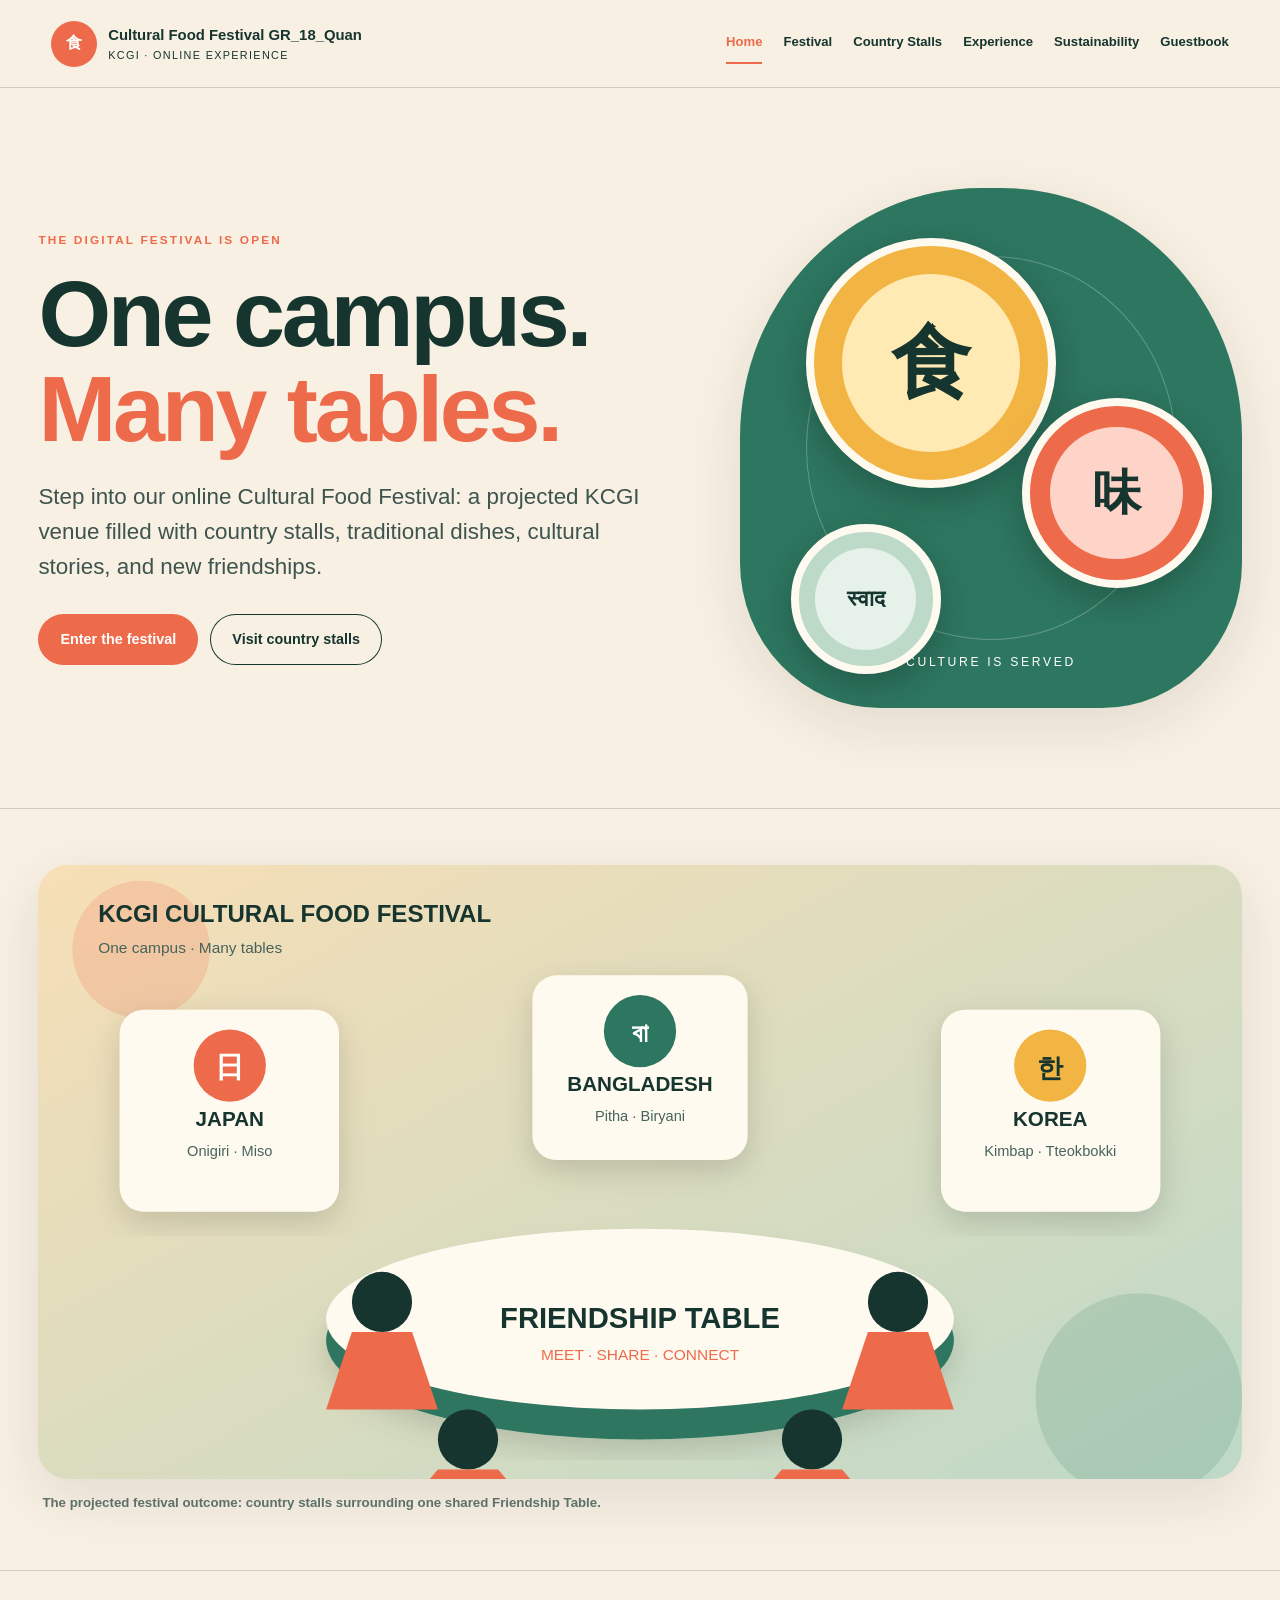
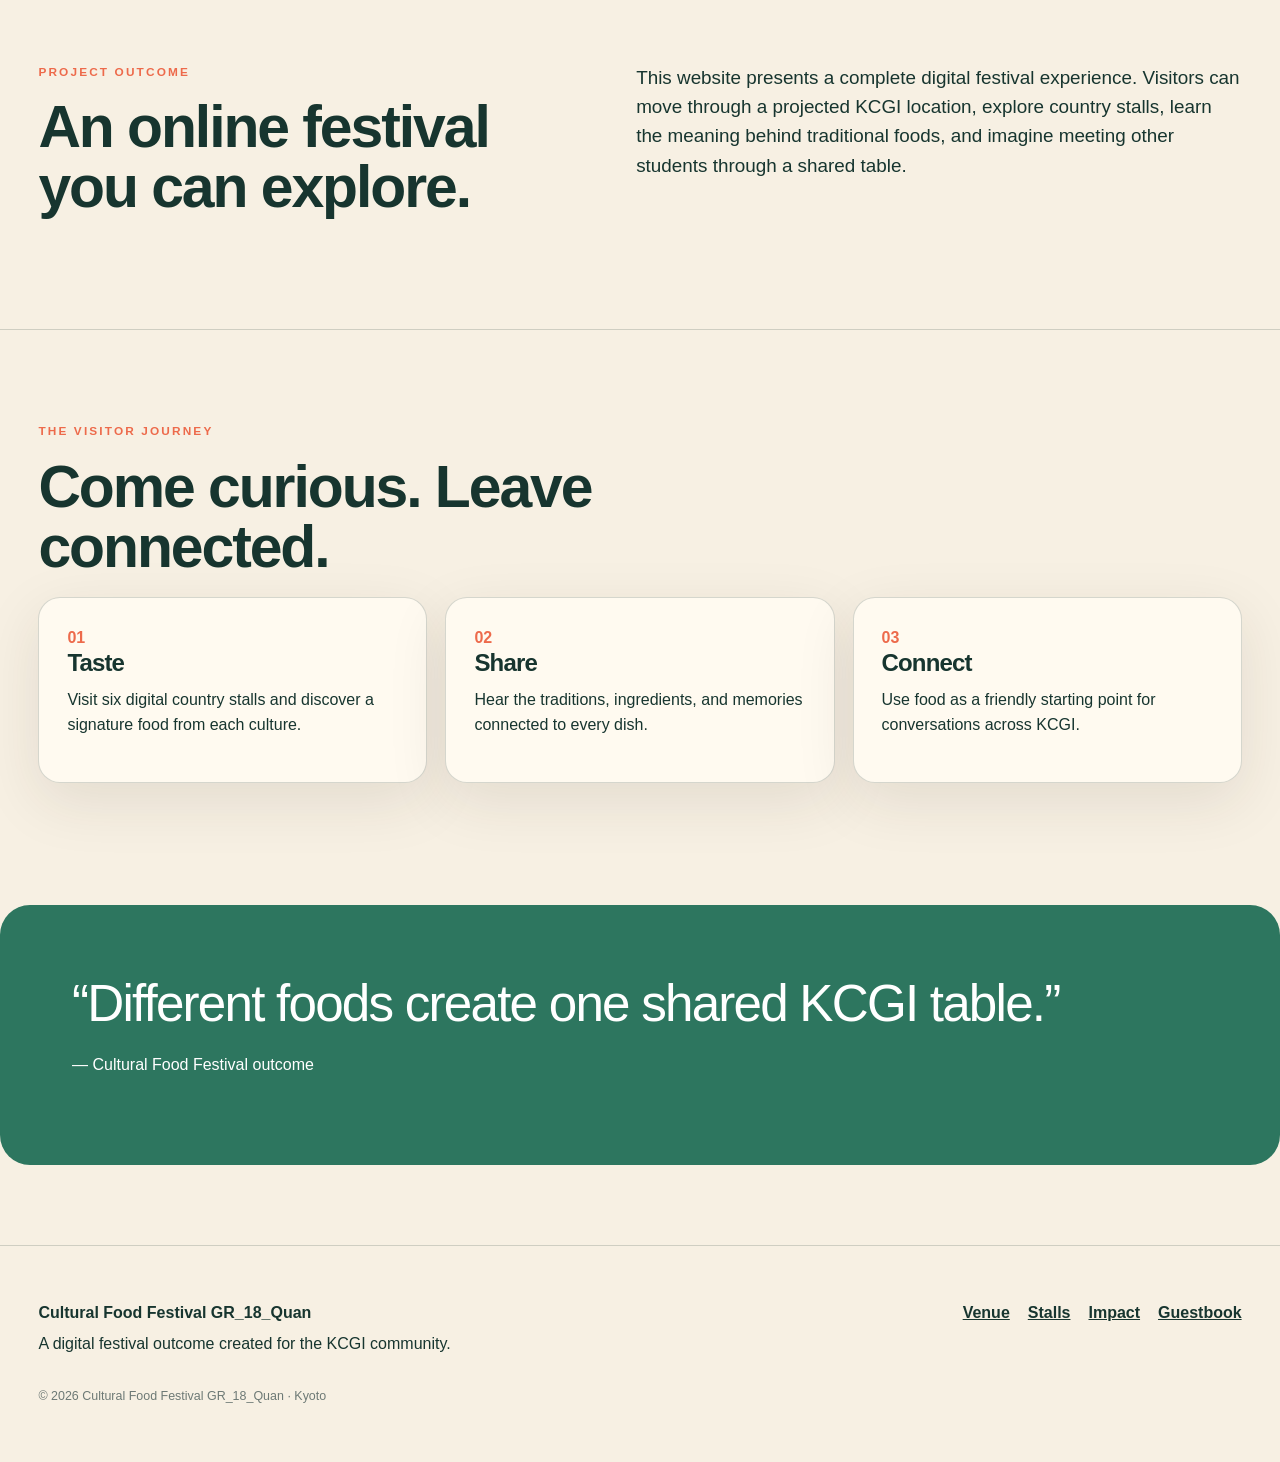
<file: index.html>
<!doctype html>
<html lang="en">
<head>
  <meta charset="utf-8">
  <meta name="viewport" content="width=device-width, initial-scale=1">
  <meta name="description" content="KCGI Cultural Food Festival—an online experience connecting cultures through food.">
  <title>Cultural Food Festival GR_18_Quan</title>
  <link rel="stylesheet" href="styles.css">
</head>
<body>
<a class="skip-link" href="#main">Skip to content</a>
<div class="site-shell">
  <header class="site-header">
    <a class="brand" href="index.html"><span class="brand-seal">食</span><span><b>Cultural Food Festival GR_18_Quan</b><small>KCGI · Online Experience</small></span></a>
    <nav aria-label="Main navigation"><a class="active" href="index.html">Home</a><a href="festival.html">Festival</a><a href="country-stalls.html">Country Stalls</a><a href="experience.html">Experience</a><a href="sustainability.html">Sustainability</a><a href="guestbook.html">Guestbook</a></nav>
  </header>
  <main id="main">
    <section class="hero home-hero">
      <div class="hero-copy"><p class="eyebrow">The digital festival is open</p><h1>One campus.<br><em>Many tables.</em></h1><p class="lede">Step into our online Cultural Food Festival: a projected KCGI venue filled with country stalls, traditional dishes, cultural stories, and new friendships.</p><div class="actions"><a class="button primary" href="festival.html">Enter the festival</a><a class="button ghost" href="country-stalls.html">Visit country stalls</a></div></div>
      <div class="festival-mark" aria-label="Decorative festival plate"><div class="plate plate-one"><span>食</span></div><div class="plate plate-two"><span>味</span></div><div class="plate plate-three"><span>स्वाद</span></div><p>Culture is served</p></div>
    </section>
    <figure class="section festival-photo wide-photo"><img src="images/festival-community.svg" alt="International students sharing food and conversation at colourful cultural stalls"><figcaption>The projected festival outcome: country stalls surrounding one shared Friendship Table.</figcaption></figure>
    <section class="section intro-band"><div><p class="eyebrow">Project outcome</p><h2>An online festival you can explore.</h2></div><p>This website presents a complete digital festival experience. Visitors can move through a projected KCGI location, explore country stalls, learn the meaning behind traditional foods, and imagine meeting other students through a shared table.</p></section>
    <section class="section"><div class="section-heading"><p class="eyebrow">The visitor journey</p><h2>Come curious. Leave connected.</h2></div><div class="three-grid"><article class="feature-card"><span>01</span><h3>Taste</h3><p>Visit six digital country stalls and discover a signature food from each culture.</p></article><article class="feature-card"><span>02</span><h3>Share</h3><p>Hear the traditions, ingredients, and memories connected to every dish.</p></article><article class="feature-card"><span>03</span><h3>Connect</h3><p>Use food as a friendly starting point for conversations across KCGI.</p></article></div></section>
    <section class="section quote-panel"><blockquote>“Different foods create one shared KCGI table.”</blockquote><p>— Cultural Food Festival outcome</p></section>
  </main>
  <footer><div><b>Cultural Food Festival GR_18_Quan</b><p>A digital festival outcome created for the KCGI community.</p></div><div class="footer-links"><a href="festival.html">Venue</a><a href="country-stalls.html">Stalls</a><a href="sustainability.html">Impact</a><a href="guestbook.html">Guestbook</a></div><p class="copyright">© 2026 Cultural Food Festival GR_18_Quan · Kyoto</p></footer>
</div>
</body>
</html>
</file>
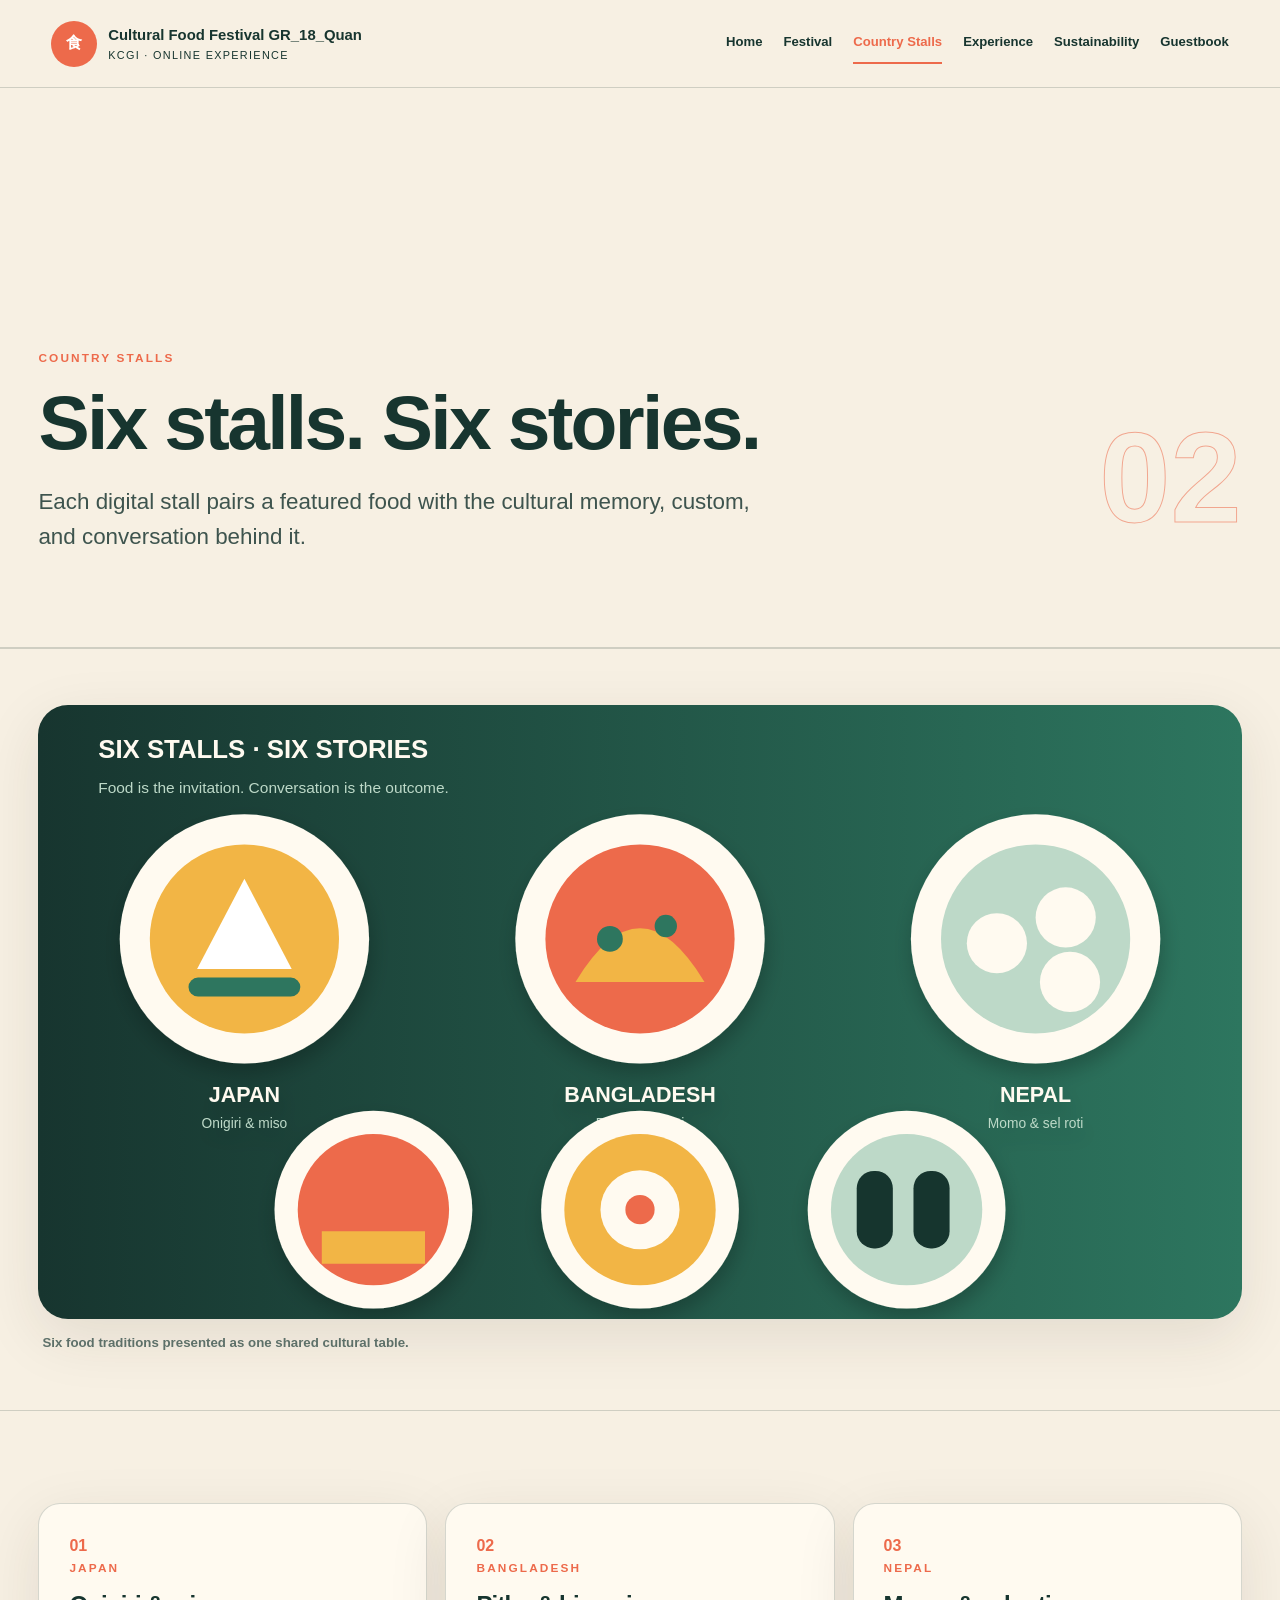
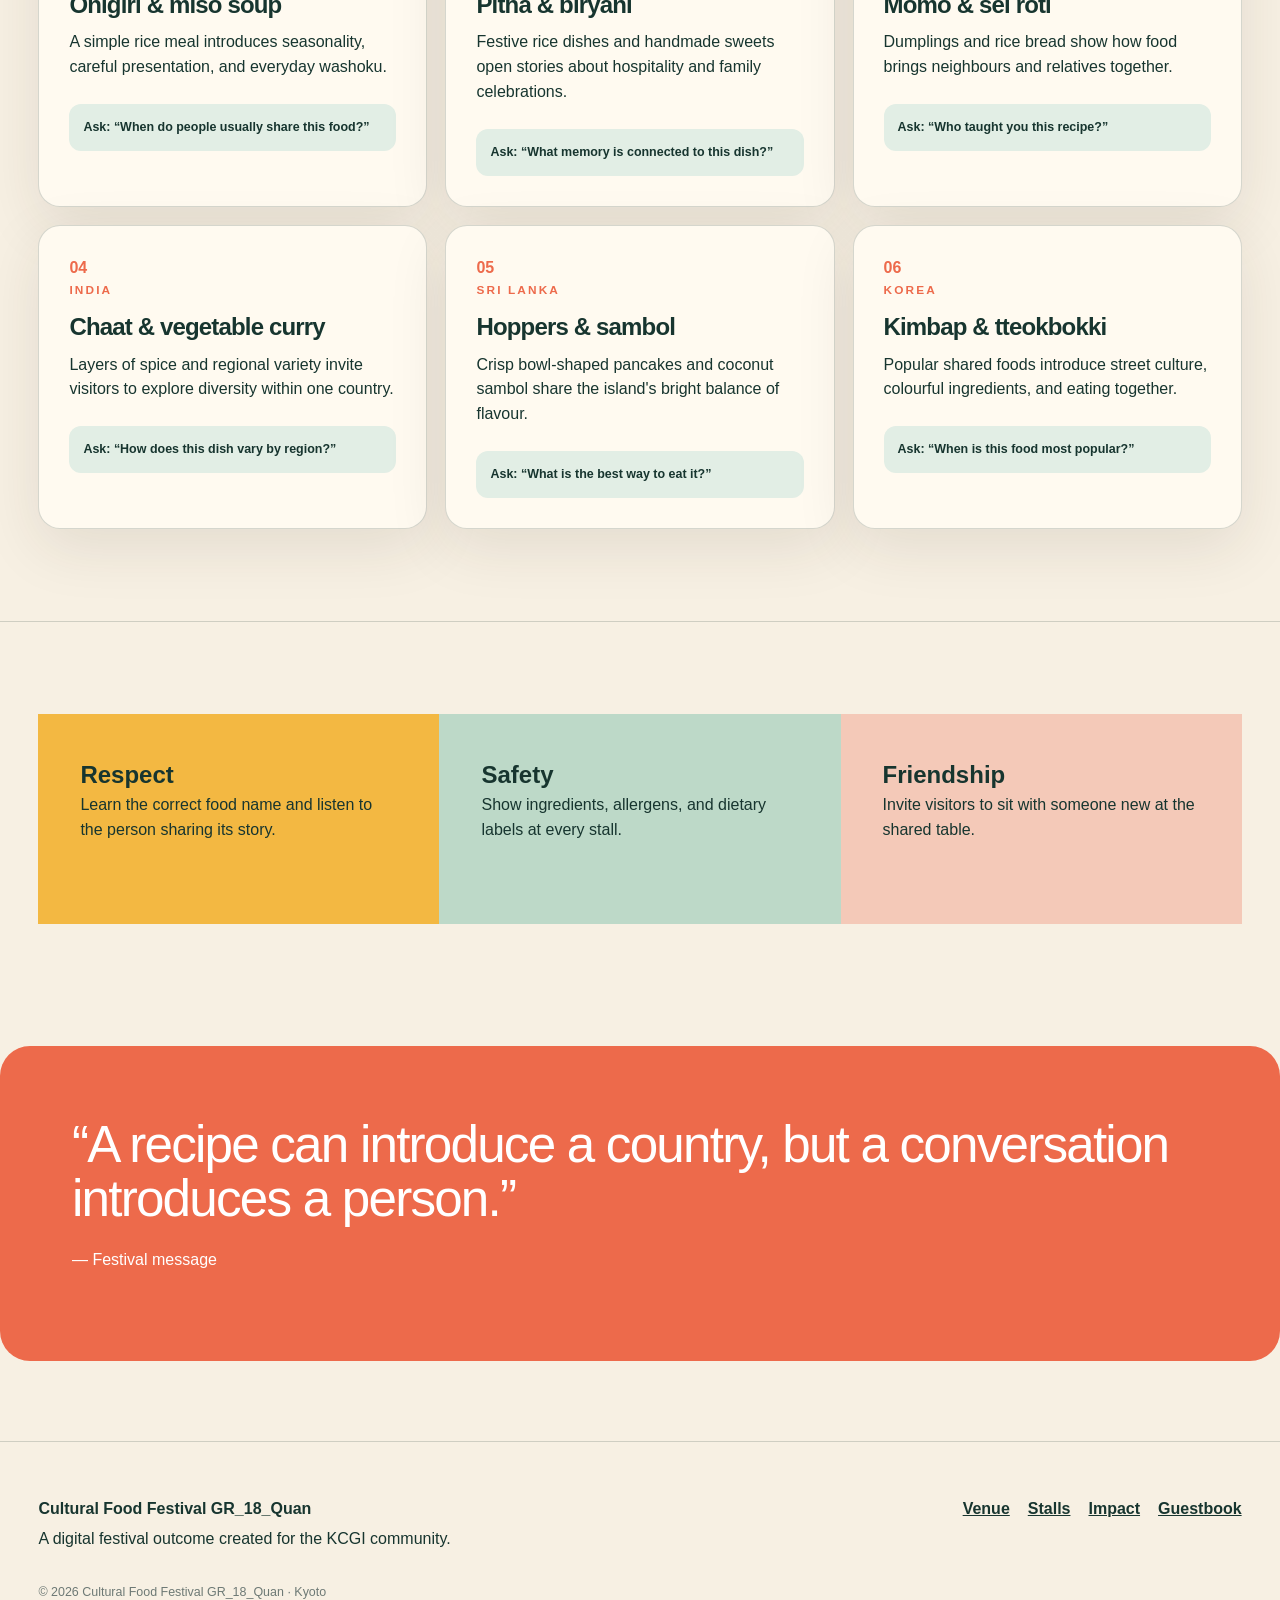
<file: country-stalls.html>
<!doctype html><html lang="en"><head><meta charset="utf-8"><meta name="viewport" content="width=device-width, initial-scale=1"><title>Country Stalls | Cultural Food Festival GR_18_Quan</title><link rel="stylesheet" href="styles.css"></head><body><div class="site-shell">
<header class="site-header"><a class="brand" href="index.html"><span class="brand-seal">食</span><span><b>Cultural Food Festival GR_18_Quan</b><small>KCGI · Online Experience</small></span></a><nav aria-label="Main navigation"><a href="index.html">Home</a><a href="festival.html">Festival</a><a class="active" href="country-stalls.html">Country Stalls</a><a href="experience.html">Experience</a><a href="sustainability.html">Sustainability</a><a href="guestbook.html">Guestbook</a></nav></header>
<main><section class="page-hero"><div><p class="eyebrow">Country stalls</p><h1>Six stalls. Six stories.</h1><p class="lede">Each digital stall pairs a featured food with the cultural memory, custom, and conversation behind it.</p></div><span class="page-number">02</span></section>
<figure class="section festival-photo"><img src="images/country-foods-v2.svg" alt="Traditional foods representing six country stalls arranged on one table"><figcaption>Six food traditions presented as one shared cultural table.</figcaption></figure>
<section class="section stall-grid"><article><span>01</span><p class="eyebrow">Japan</p><h3>Onigiri & miso soup</h3><p>A simple rice meal introduces seasonality, careful presentation, and everyday washoku.</p><div class="stall-prompt">Ask: “When do people usually share this food?”</div></article><article><span>02</span><p class="eyebrow">Bangladesh</p><h3>Pitha & biryani</h3><p>Festive rice dishes and handmade sweets open stories about hospitality and family celebrations.</p><div class="stall-prompt">Ask: “What memory is connected to this dish?”</div></article><article><span>03</span><p class="eyebrow">Nepal</p><h3>Momo & sel roti</h3><p>Dumplings and rice bread show how food brings neighbours and relatives together.</p><div class="stall-prompt">Ask: “Who taught you this recipe?”</div></article><article><span>04</span><p class="eyebrow">India</p><h3>Chaat & vegetable curry</h3><p>Layers of spice and regional variety invite visitors to explore diversity within one country.</p><div class="stall-prompt">Ask: “How does this dish vary by region?”</div></article><article><span>05</span><p class="eyebrow">Sri Lanka</p><h3>Hoppers & sambol</h3><p>Crisp bowl-shaped pancakes and coconut sambol share the island's bright balance of flavour.</p><div class="stall-prompt">Ask: “What is the best way to eat it?”</div></article><article><span>06</span><p class="eyebrow">Korea</p><h3>Kimbap & tteokbokki</h3><p>Popular shared foods introduce street culture, colourful ingredients, and eating together.</p><div class="stall-prompt">Ask: “When is this food most popular?”</div></article></section>
<section class="section colour-blocks"><article><span>Respect</span><p>Learn the correct food name and listen to the person sharing its story.</p></article><article><span>Safety</span><p>Show ingredients, allergens, and dietary labels at every stall.</p></article><article><span>Friendship</span><p>Invite visitors to sit with someone new at the shared table.</p></article></section><section class="section quote-panel coral"><blockquote>“A recipe can introduce a country, but a conversation introduces a person.”</blockquote><p>— Festival message</p></section></main>
<footer><div><b>Cultural Food Festival GR_18_Quan</b><p>A digital festival outcome created for the KCGI community.</p></div><div class="footer-links"><a href="festival.html">Venue</a><a href="country-stalls.html">Stalls</a><a href="sustainability.html">Impact</a><a href="guestbook.html">Guestbook</a></div><p class="copyright">© 2026 Cultural Food Festival GR_18_Quan · Kyoto</p></footer></div></body></html>
</file>
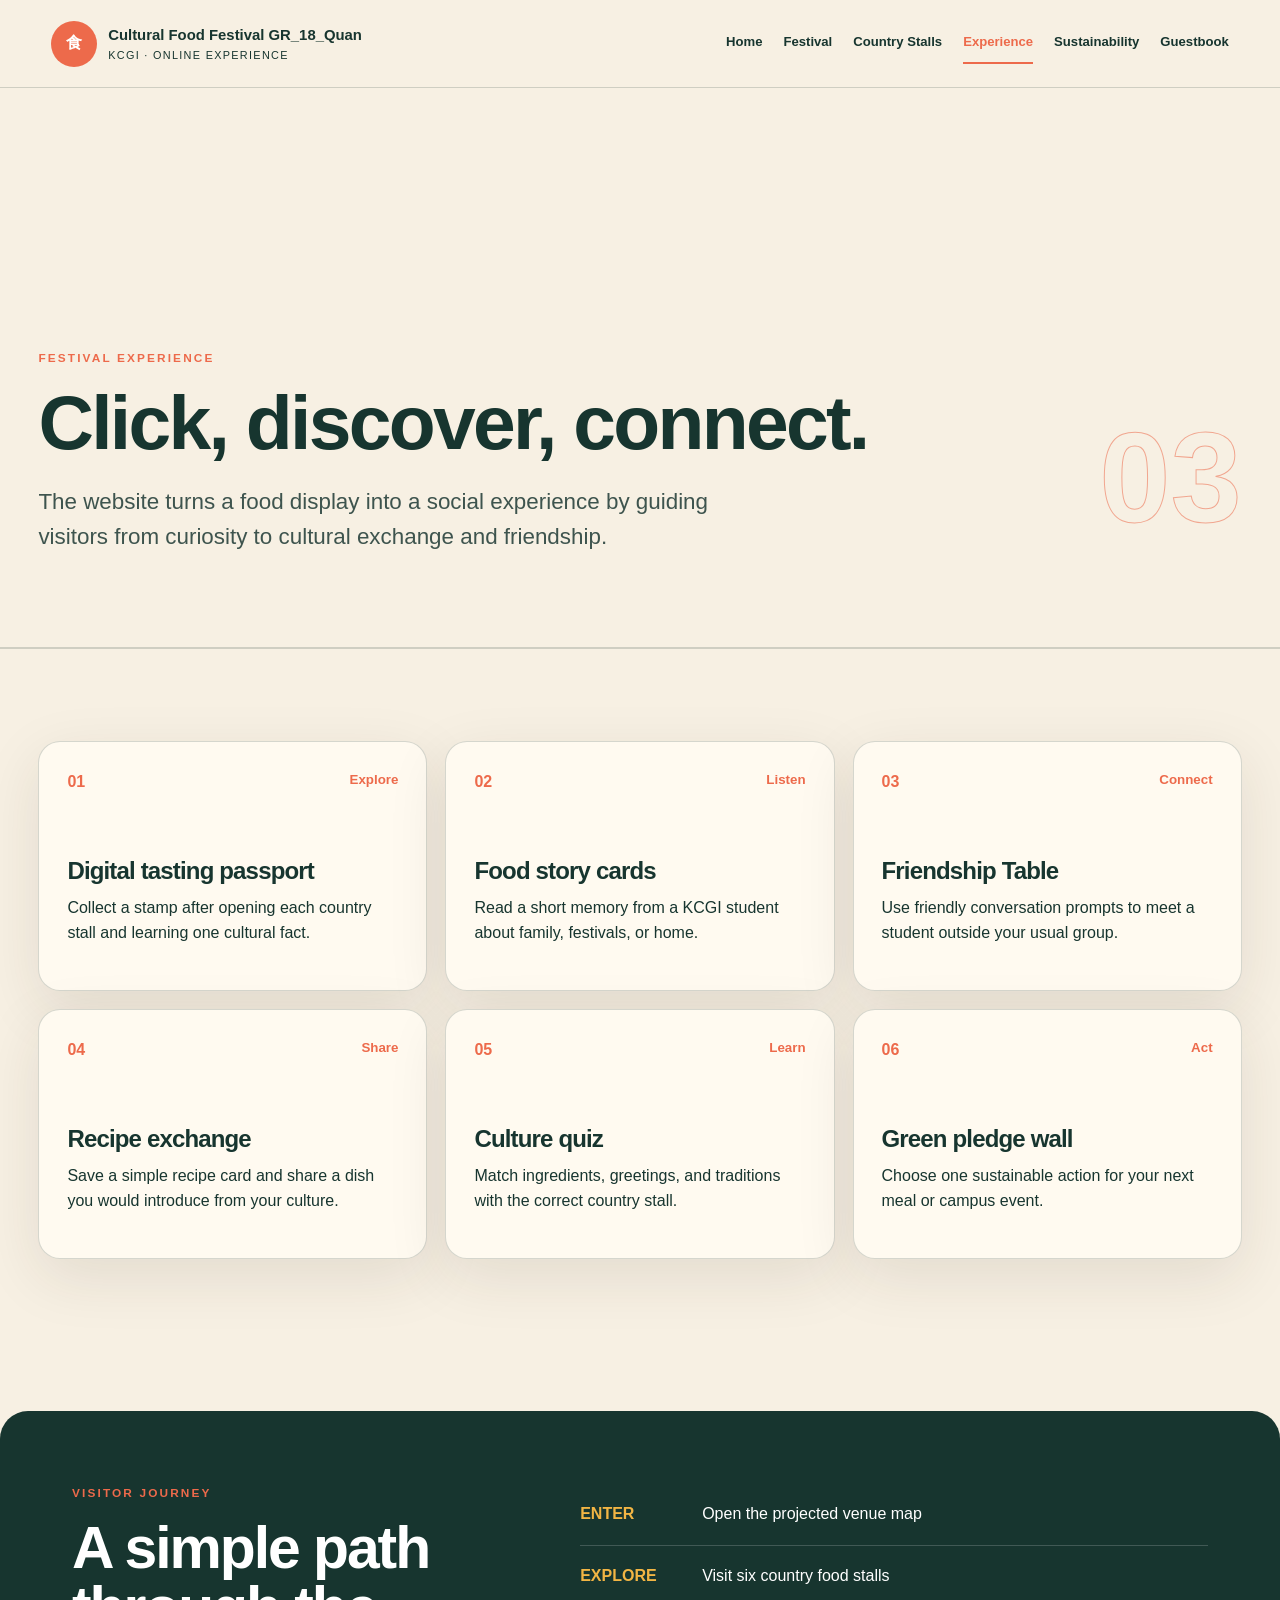
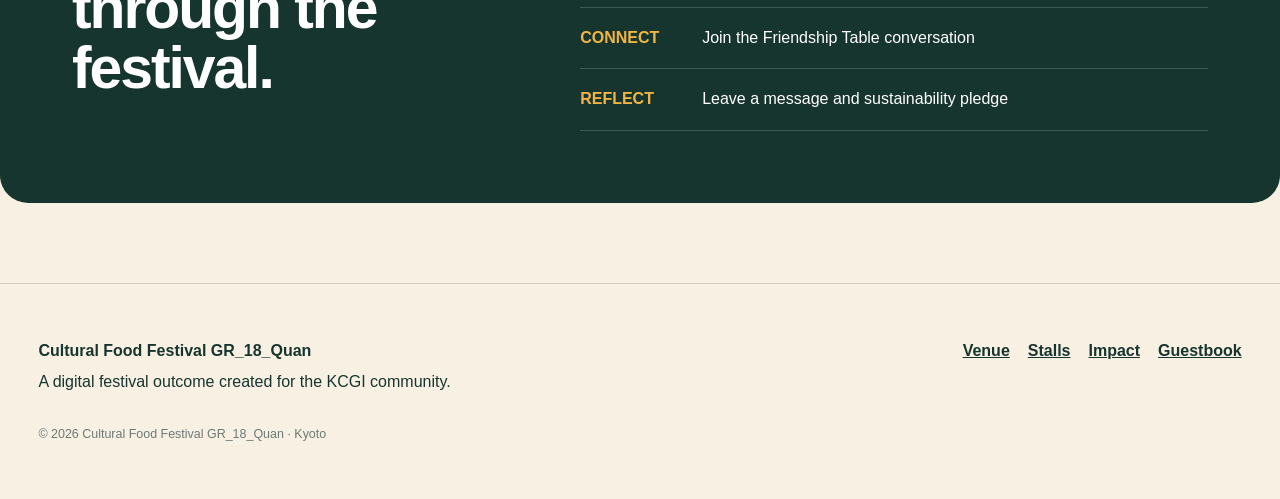
<file: experience.html>
<!doctype html><html lang="en"><head><meta charset="utf-8"><meta name="viewport" content="width=device-width, initial-scale=1"><title>Festival Experience | Cultural Food Festival GR_18_Quan</title><link rel="stylesheet" href="styles.css"></head><body><div class="site-shell">
<header class="site-header"><a class="brand" href="index.html"><span class="brand-seal">食</span><span><b>Cultural Food Festival GR_18_Quan</b><small>KCGI · Online Experience</small></span></a><nav aria-label="Main navigation"><a href="index.html">Home</a><a href="festival.html">Festival</a><a href="country-stalls.html">Country Stalls</a><a class="active" href="experience.html">Experience</a><a href="sustainability.html">Sustainability</a><a href="guestbook.html">Guestbook</a></nav></header>
<main><section class="page-hero"><div><p class="eyebrow">Festival experience</p><h1>Click, discover, connect.</h1><p class="lede">The website turns a food display into a social experience by guiding visitors from curiosity to cultural exchange and friendship.</p></div><span class="page-number">03</span></section>
<section class="section activity-grid"><article><div class="activity-top"><span>01</span><small>Explore</small></div><h3>Digital tasting passport</h3><p>Collect a stamp after opening each country stall and learning one cultural fact.</p></article><article><div class="activity-top"><span>02</span><small>Listen</small></div><h3>Food story cards</h3><p>Read a short memory from a KCGI student about family, festivals, or home.</p></article><article><div class="activity-top"><span>03</span><small>Connect</small></div><h3>Friendship Table</h3><p>Use friendly conversation prompts to meet a student outside your usual group.</p></article><article><div class="activity-top"><span>04</span><small>Share</small></div><h3>Recipe exchange</h3><p>Save a simple recipe card and share a dish you would introduce from your culture.</p></article><article><div class="activity-top"><span>05</span><small>Learn</small></div><h3>Culture quiz</h3><p>Match ingredients, greetings, and traditions with the correct country stall.</p></article><article><div class="activity-top"><span>06</span><small>Act</small></div><h3>Green pledge wall</h3><p>Choose one sustainable action for your next meal or campus event.</p></article></section>
<section class="section schedule"><div><p class="eyebrow">Visitor journey</p><h2>A simple path through the festival.</h2></div><ol><li><time>Enter</time><span>Open the projected venue map</span></li><li><time>Explore</time><span>Visit six country food stalls</span></li><li><time>Connect</time><span>Join the Friendship Table conversation</span></li><li><time>Reflect</time><span>Leave a message and sustainability pledge</span></li></ol></section></main>
<footer><div><b>Cultural Food Festival GR_18_Quan</b><p>A digital festival outcome created for the KCGI community.</p></div><div class="footer-links"><a href="festival.html">Venue</a><a href="country-stalls.html">Stalls</a><a href="sustainability.html">Impact</a><a href="guestbook.html">Guestbook</a></div><p class="copyright">© 2026 Cultural Food Festival GR_18_Quan · Kyoto</p></footer></div></body></html>
</file>
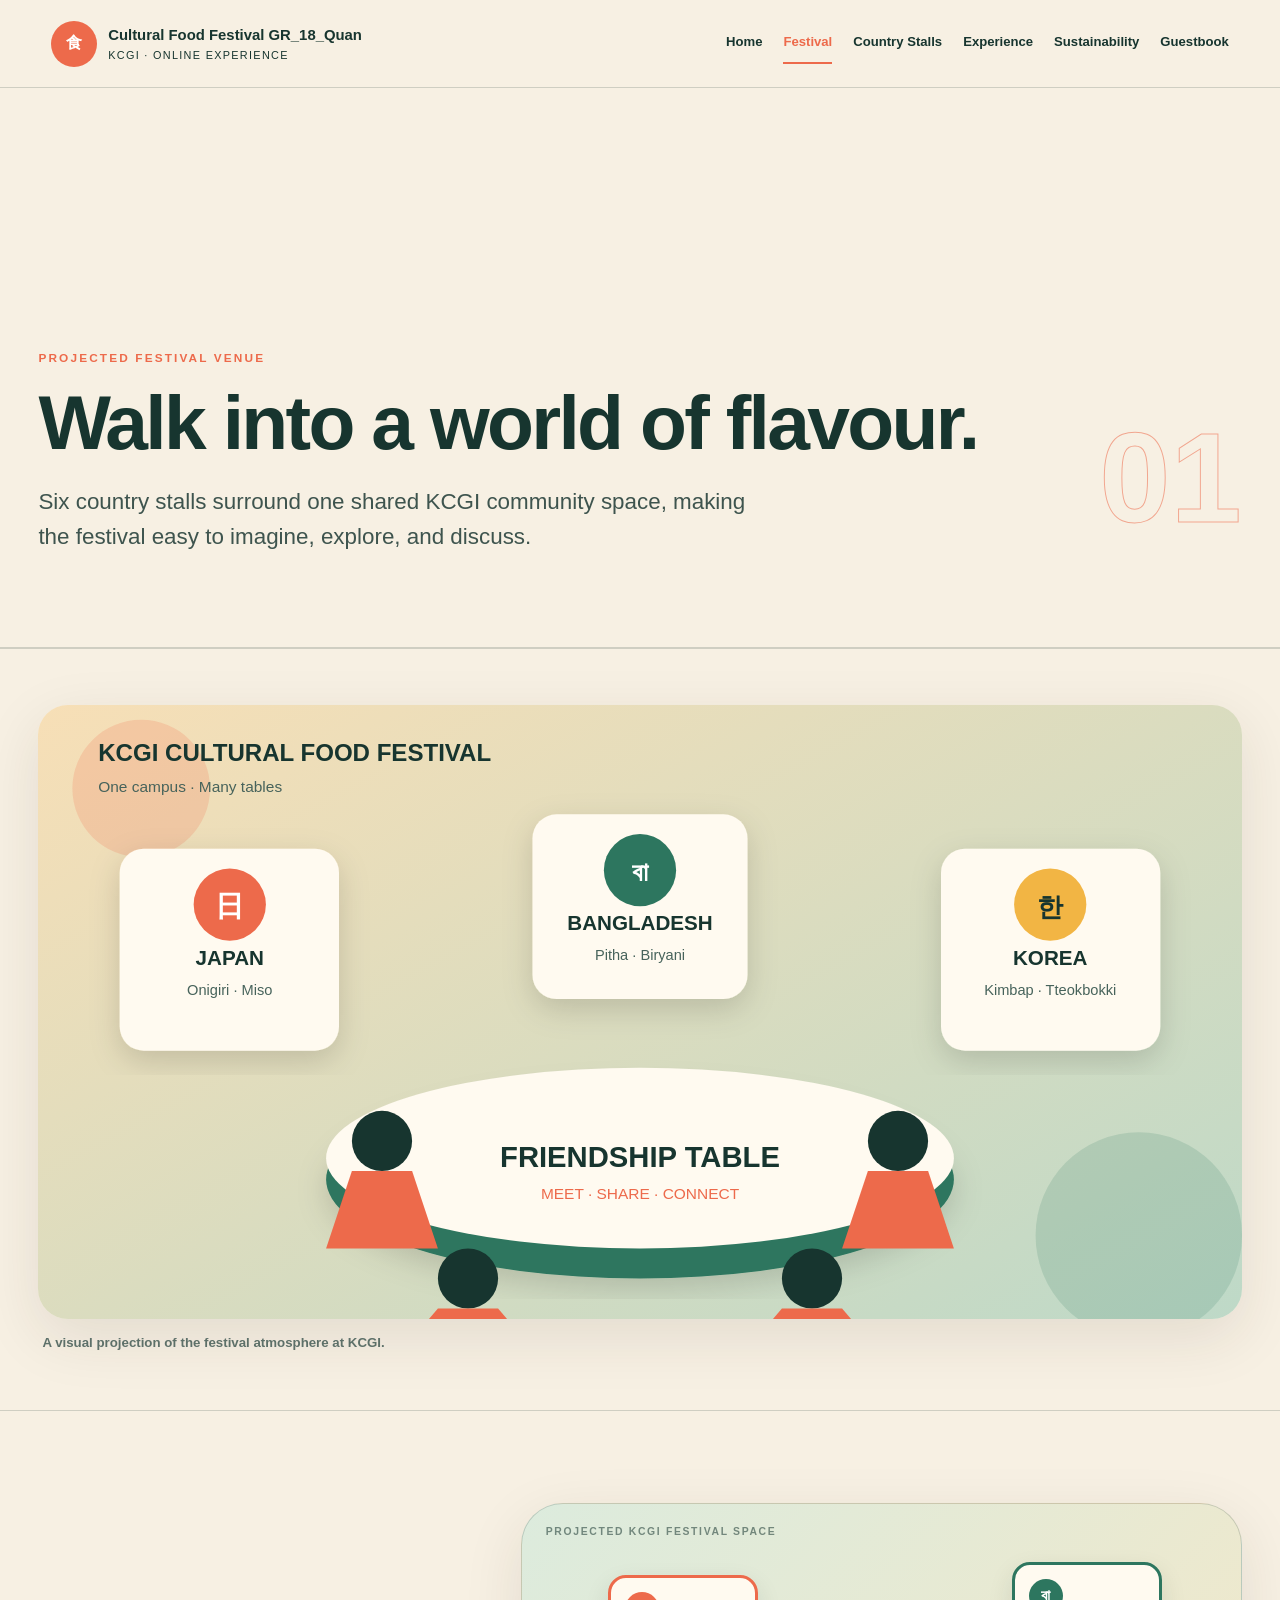
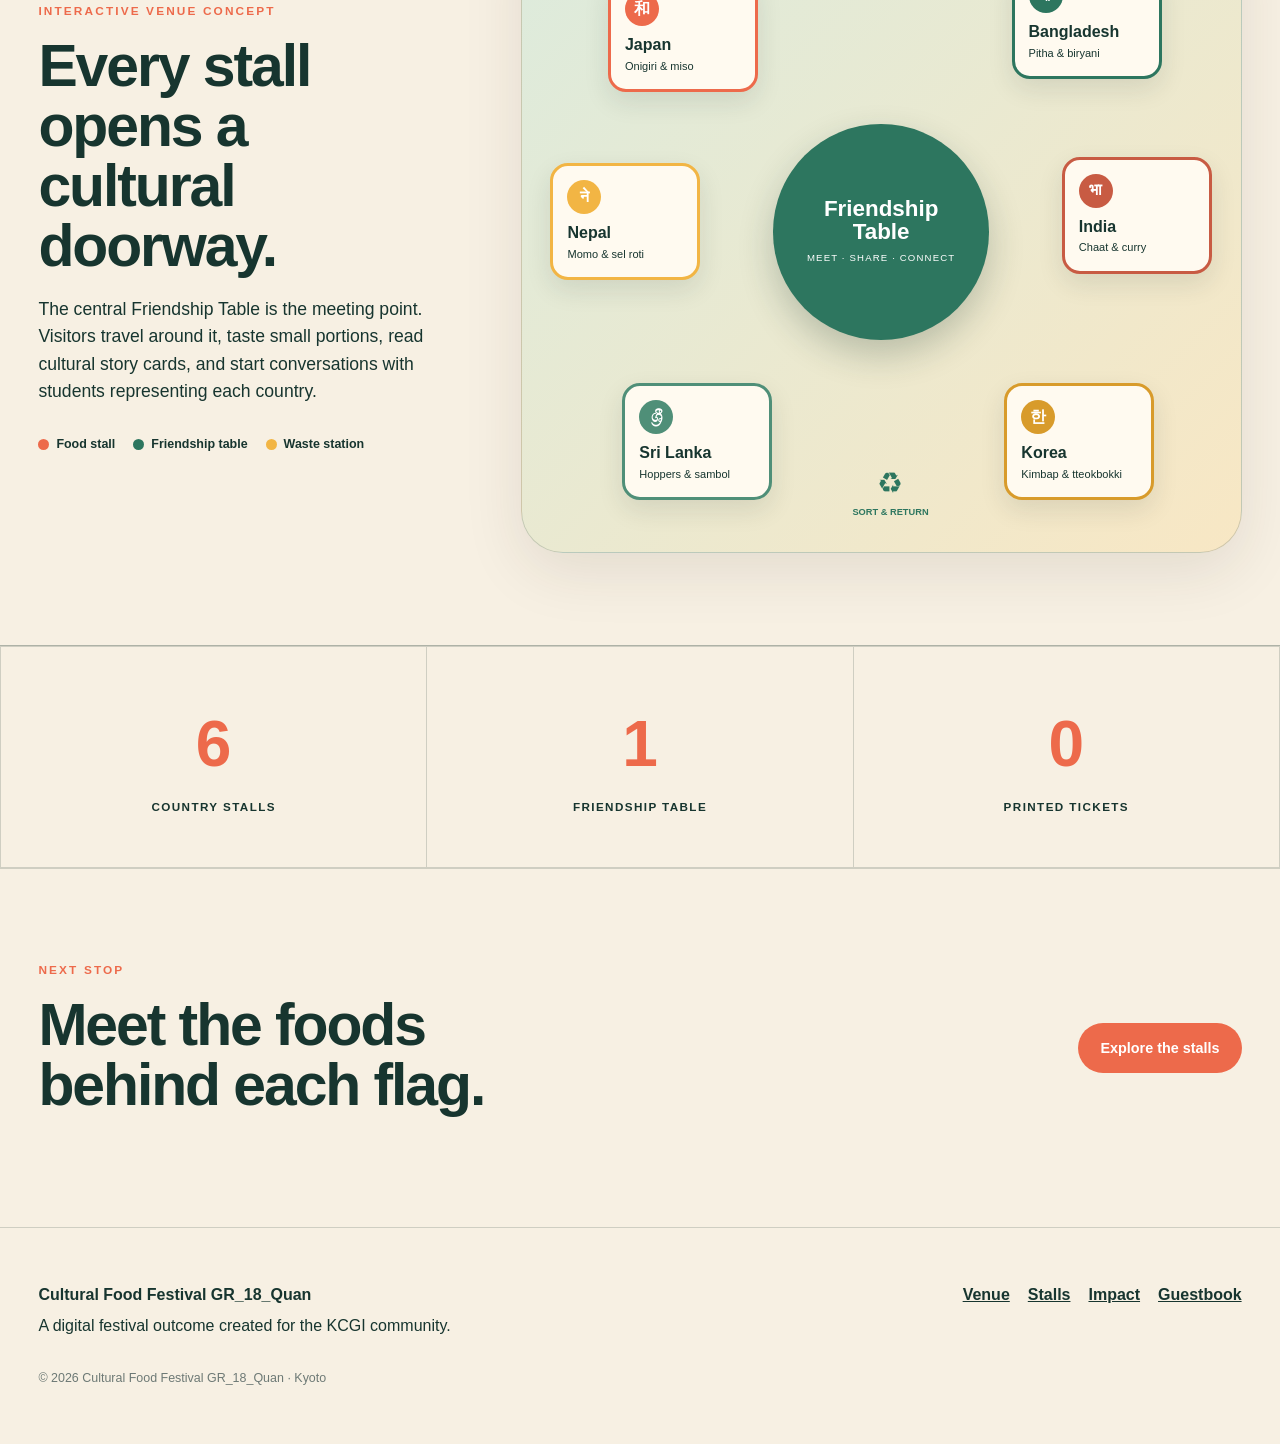
<file: festival.html>
<!doctype html><html lang="en"><head><meta charset="utf-8"><meta name="viewport" content="width=device-width, initial-scale=1"><title>Festival Venue | Cultural Food Festival GR_18_Quan</title><link rel="stylesheet" href="styles.css"></head><body><div class="site-shell">
<header class="site-header"><a class="brand" href="index.html"><span class="brand-seal">食</span><span><b>Cultural Food Festival GR_18_Quan</b><small>KCGI · Online Experience</small></span></a><nav aria-label="Main navigation"><a href="index.html">Home</a><a class="active" href="festival.html">Festival</a><a href="country-stalls.html">Country Stalls</a><a href="experience.html">Experience</a><a href="sustainability.html">Sustainability</a><a href="guestbook.html">Guestbook</a></nav></header>
<main><section class="page-hero"><div><p class="eyebrow">Projected festival venue</p><h1>Walk into a world of flavour.</h1><p class="lede">Six country stalls surround one shared KCGI community space, making the festival easy to imagine, explore, and discuss.</p></div><span class="page-number">01</span></section>
<figure class="section festival-photo"><img src="images/festival-community.svg" alt="A multicultural university food festival with country stalls and a friendship table"><figcaption>A visual projection of the festival atmosphere at KCGI.</figcaption></figure>
<section class="section venue-section"><div class="venue-copy"><p class="eyebrow">Interactive venue concept</p><h2>Every stall opens a cultural doorway.</h2><p>The central Friendship Table is the meeting point. Visitors travel around it, taste small portions, read cultural story cards, and start conversations with students representing each country.</p><div class="venue-legend"><span><i class="dot coral"></i>Food stall</span><span><i class="dot green"></i>Friendship table</span><span><i class="dot gold"></i>Waste station</span></div></div><div class="venue-map" aria-label="Projected festival layout"><div class="friendship-table"><strong>Friendship<br>Table</strong><small>Meet · Share · Connect</small></div><article class="map-stall stall-1"><span>和</span><b>Japan</b><small>Onigiri & miso</small></article><article class="map-stall stall-2"><span>বা</span><b>Bangladesh</b><small>Pitha & biryani</small></article><article class="map-stall stall-3"><span>ने</span><b>Nepal</b><small>Momo & sel roti</small></article><article class="map-stall stall-4"><span>भा</span><b>India</b><small>Chaat & curry</small></article><article class="map-stall stall-5"><span>ශ්‍රී</span><b>Sri Lanka</b><small>Hoppers & sambol</small></article><article class="map-stall stall-6"><span>한</span><b>Korea</b><small>Kimbap & tteokbokki</small></article><div class="waste-point">♻<small>Sort & return</small></div></div></section>
<section class="section stat-row"><div><strong>6</strong><span>country stalls</span></div><div><strong>1</strong><span>friendship table</span></div><div><strong>0</strong><span>printed tickets</span></div></section><section class="section callout"><div><p class="eyebrow">Next stop</p><h2>Meet the foods behind each flag.</h2></div><a class="button primary" href="country-stalls.html">Explore the stalls</a></section></main>
<footer><div><b>Cultural Food Festival GR_18_Quan</b><p>A digital festival outcome created for the KCGI community.</p></div><div class="footer-links"><a href="festival.html">Venue</a><a href="country-stalls.html">Stalls</a><a href="sustainability.html">Impact</a><a href="guestbook.html">Guestbook</a></div><p class="copyright">© 2026 Cultural Food Festival GR_18_Quan · Kyoto</p></footer></div></body></html>
</file>
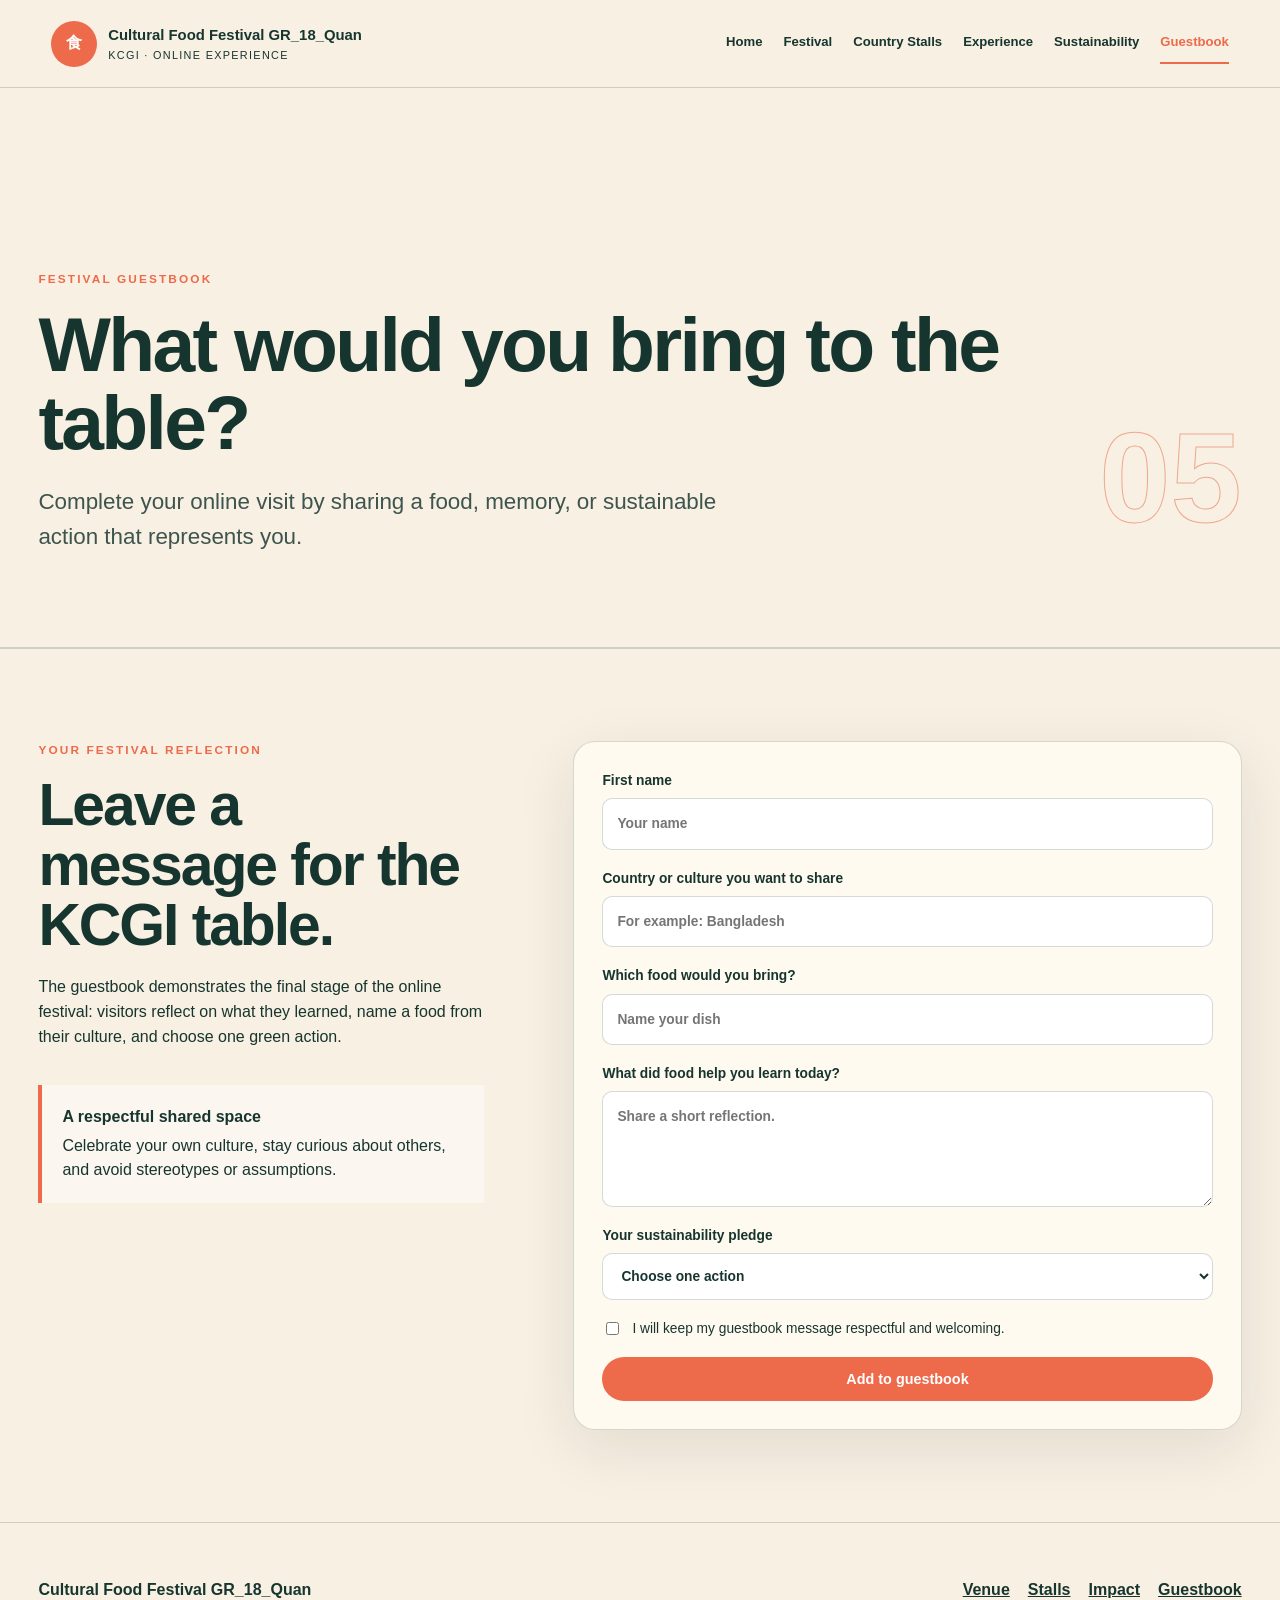
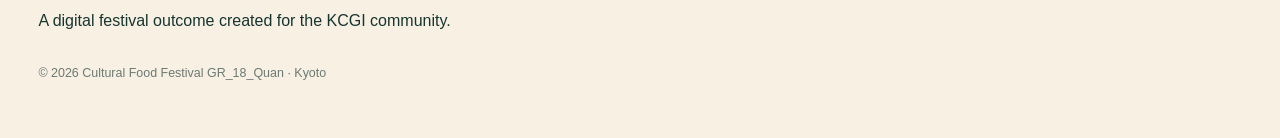
<file: guestbook.html>
<!doctype html><html lang="en"><head><meta charset="utf-8"><meta name="viewport" content="width=device-width, initial-scale=1"><title>Guestbook | Cultural Food Festival GR_18_Quan</title><link rel="stylesheet" href="styles.css"><script src="script.js" defer></script></head><body><div class="site-shell">
<header class="site-header"><a class="brand" href="index.html"><span class="brand-seal">食</span><span><b>Cultural Food Festival GR_18_Quan</b><small>KCGI · Online Experience</small></span></a><nav aria-label="Main navigation"><a href="index.html">Home</a><a href="festival.html">Festival</a><a href="country-stalls.html">Country Stalls</a><a href="experience.html">Experience</a><a href="sustainability.html">Sustainability</a><a class="active" href="guestbook.html">Guestbook</a></nav></header>
<main><section class="page-hero"><div><p class="eyebrow">Festival guestbook</p><h1>What would you bring to the table?</h1><p class="lede">Complete your online visit by sharing a food, memory, or sustainable action that represents you.</p></div><span class="page-number">05</span></section>
<section class="section join-layout"><div><p class="eyebrow">Your festival reflection</p><h2>Leave a message for the KCGI table.</h2><p>The guestbook demonstrates the final stage of the online festival: visitors reflect on what they learned, name a food from their culture, and choose one green action.</p><div class="contact-note"><b>A respectful shared space</b><p>Celebrate your own culture, stay curious about others, and avoid stereotypes or assumptions.</p></div></div>
<form class="join-form" id="guestbook-form"><label>First name<input name="name" required placeholder="Your name"></label><label>Country or culture you want to share<input name="culture" required placeholder="For example: Bangladesh"></label><label>Which food would you bring?<input name="food" required placeholder="Name your dish"></label><label>What did food help you learn today?<textarea name="message" rows="4" required placeholder="Share a short reflection."></textarea></label><label>Your sustainability pledge<select name="pledge" required><option value="">Choose one action</option><option>Use reusable tableware</option><option>Take only the portion I can finish</option><option>Choose more plant-forward food</option><option>Sort my waste correctly</option><option>Share recipes digitally</option></select></label><label class="consent"><input type="checkbox" required> I will keep my guestbook message respectful and welcoming.</label><button class="button primary" type="submit">Add to guestbook</button><div class="guestbook-output" id="guestbook-output" aria-live="polite" hidden></div></form></section></main>
<footer><div><b>Cultural Food Festival GR_18_Quan</b><p>A digital festival outcome created for the KCGI community.</p></div><div class="footer-links"><a href="festival.html">Venue</a><a href="country-stalls.html">Stalls</a><a href="sustainability.html">Impact</a><a href="guestbook.html">Guestbook</a></div><p class="copyright">© 2026 Cultural Food Festival GR_18_Quan · Kyoto</p></footer></div></body></html>
</file>
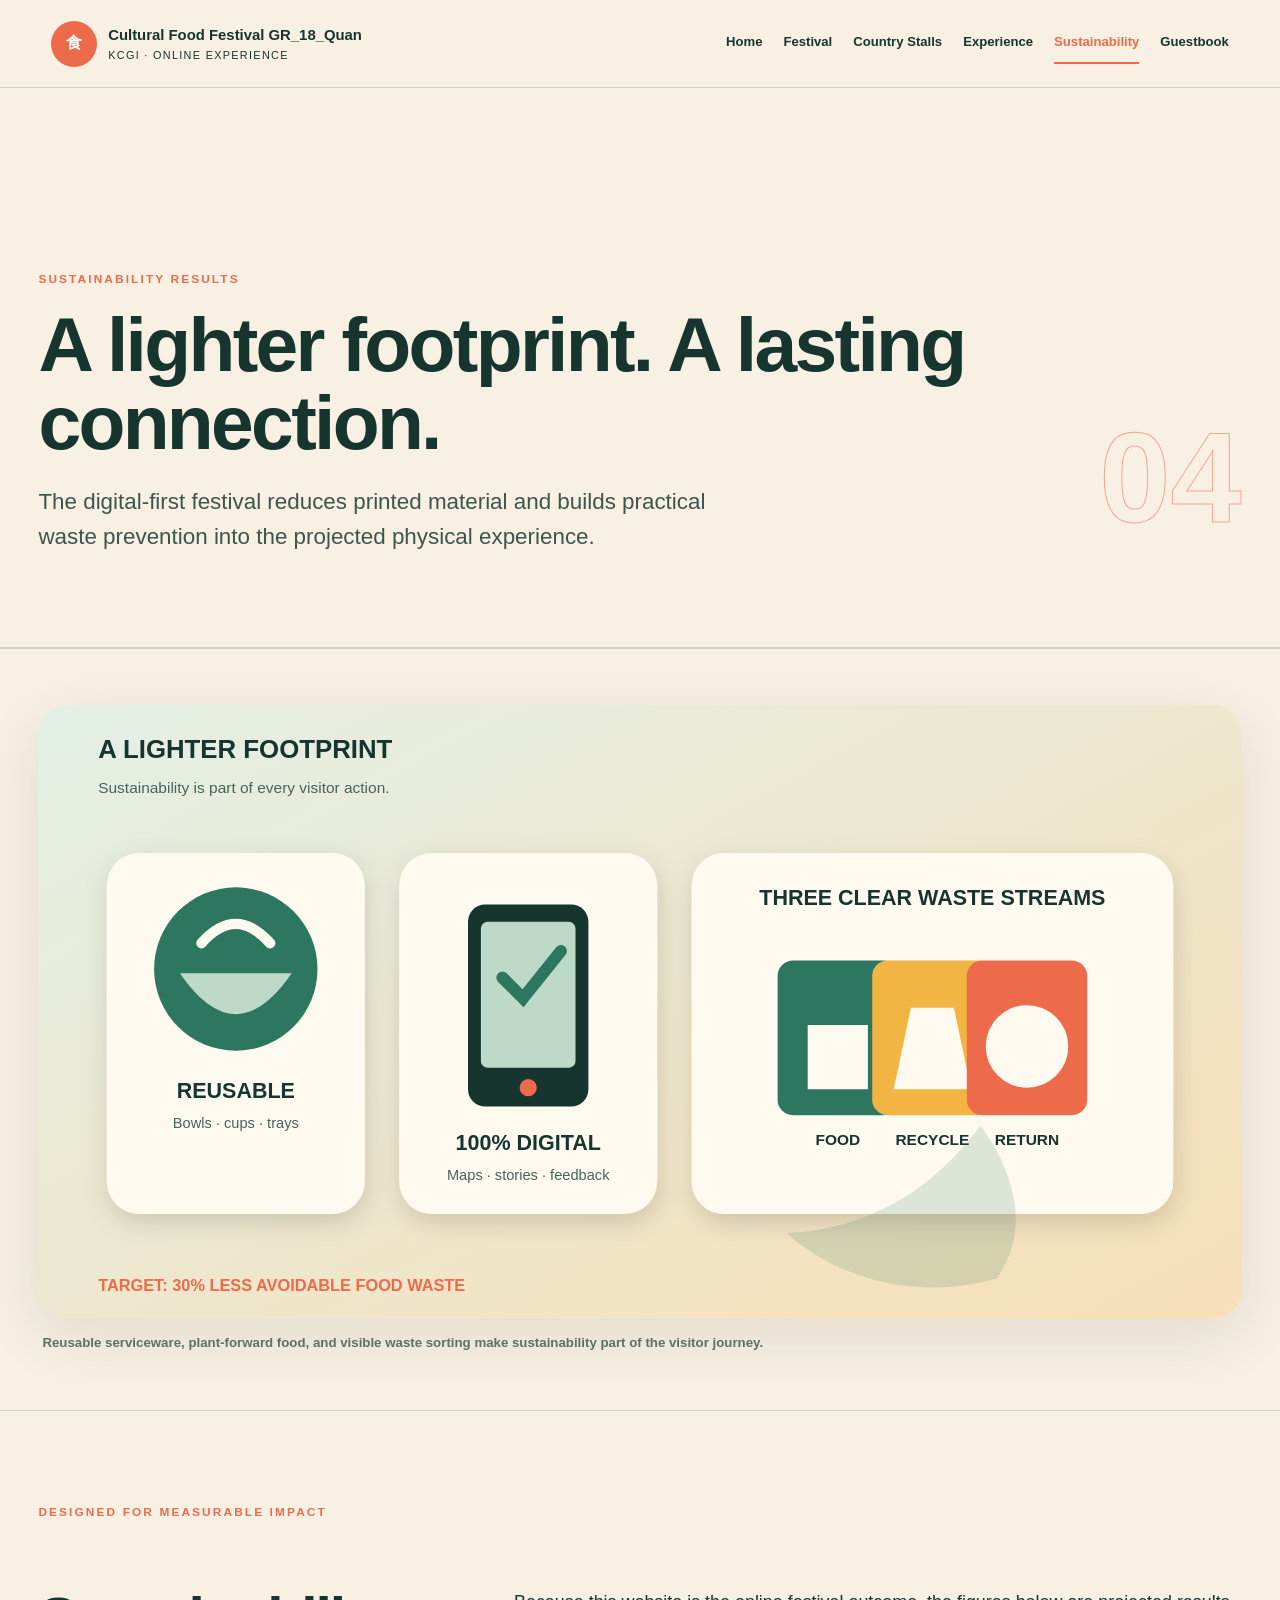
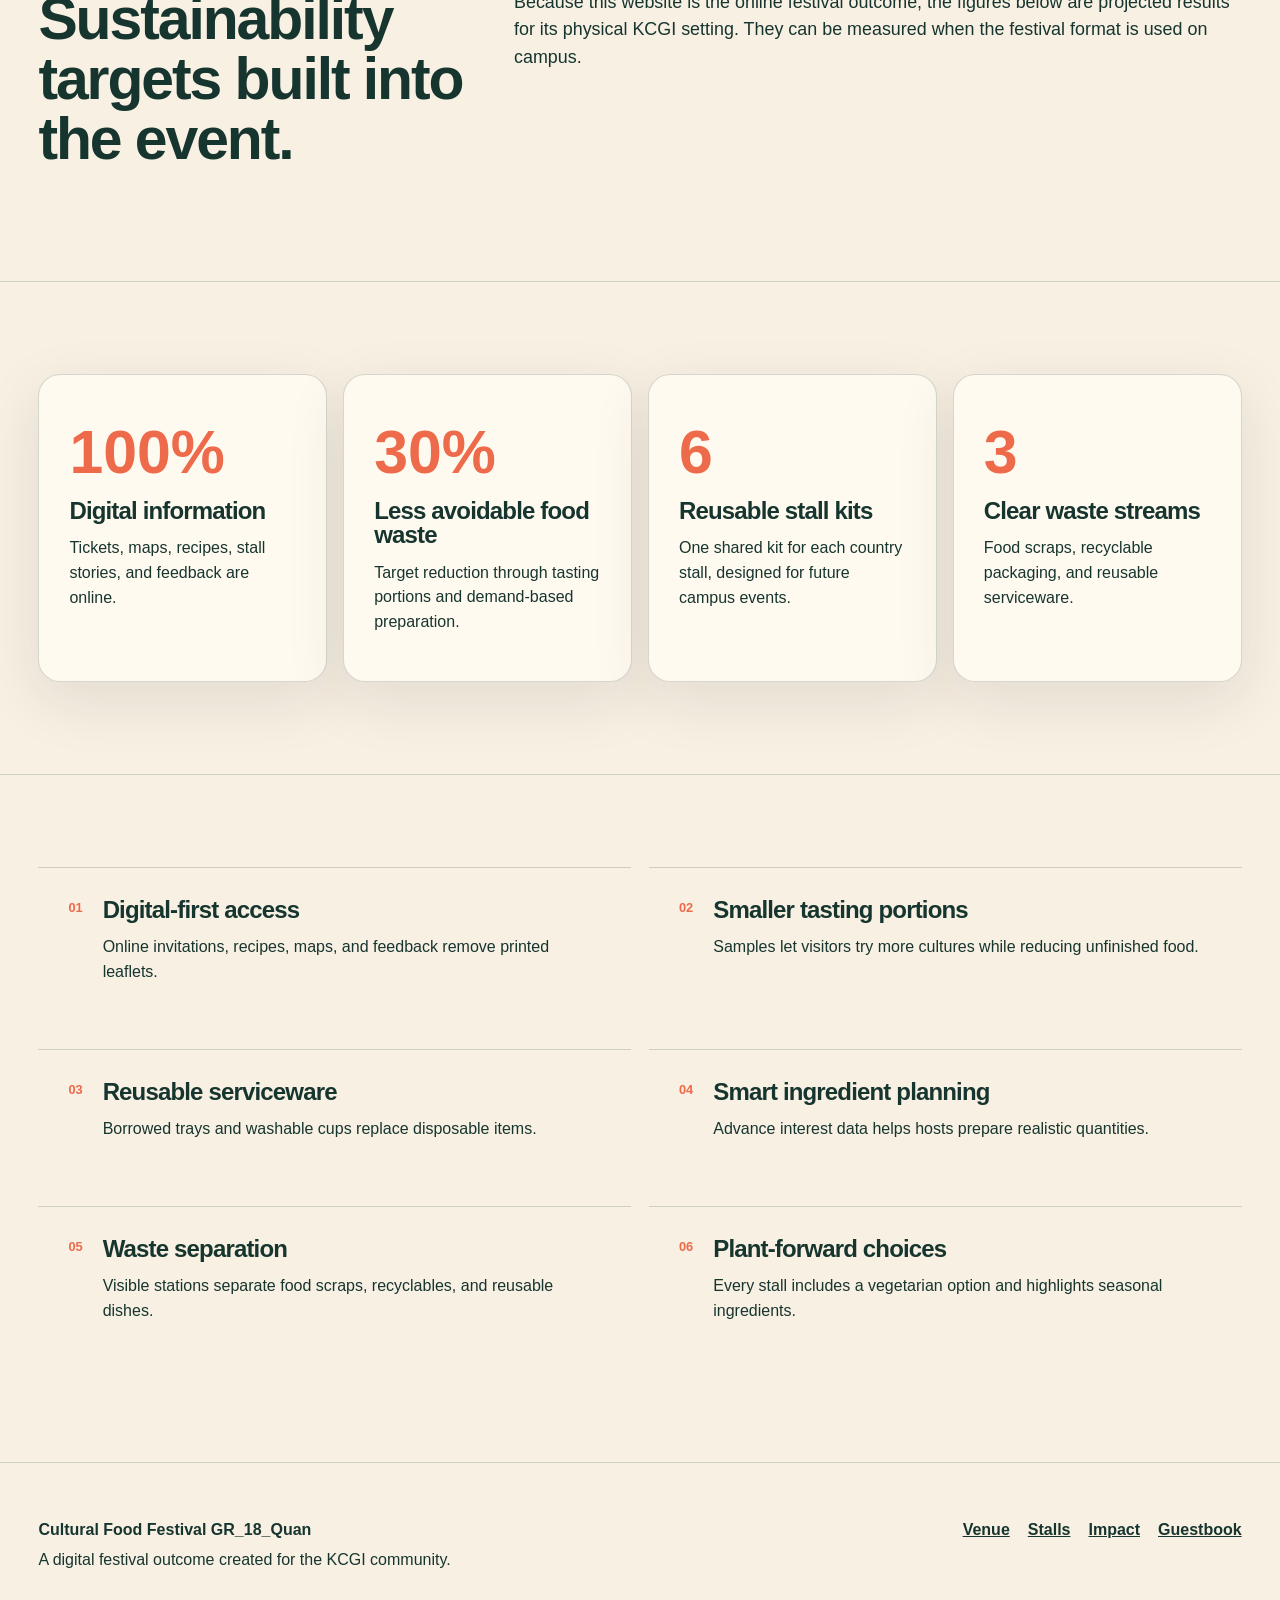
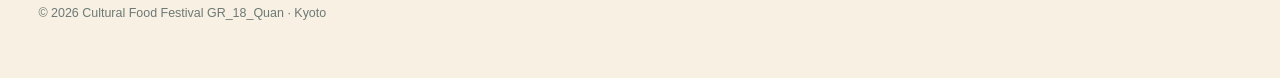
<file: sustainability.html>
<!doctype html><html lang="en"><head><meta charset="utf-8"><meta name="viewport" content="width=device-width, initial-scale=1"><title>Sustainability | Cultural Food Festival GR_18_Quan</title><link rel="stylesheet" href="styles.css"></head><body><div class="site-shell">
<header class="site-header"><a class="brand" href="index.html"><span class="brand-seal">食</span><span><b>Cultural Food Festival GR_18_Quan</b><small>KCGI · Online Experience</small></span></a><nav aria-label="Main navigation"><a href="index.html">Home</a><a href="festival.html">Festival</a><a href="country-stalls.html">Country Stalls</a><a href="experience.html">Experience</a><a class="active" href="sustainability.html">Sustainability</a><a href="guestbook.html">Guestbook</a></nav></header>
<main><section class="page-hero"><div><p class="eyebrow">Sustainability results</p><h1>A lighter footprint. A lasting connection.</h1><p class="lede">The digital-first festival reduces printed material and builds practical waste prevention into the projected physical experience.</p></div><span class="page-number">04</span></section>
<figure class="section festival-photo"><img src="images/sustainable-festival.svg" alt="Students using reusable bowls and separating festival food waste"><figcaption>Reusable serviceware, plant-forward food, and visible waste sorting make sustainability part of the visitor journey.</figcaption></figure>
<section class="section impact-note"><p class="eyebrow">Designed for measurable impact</p><h2>Sustainability targets built into the event.</h2><p>Because this website is the online festival outcome, the figures below are projected results for its physical KCGI setting. They can be measured when the festival format is used on campus.</p></section>
<section class="section impact-stats"><article><strong>100%</strong><h3>Digital information</h3><p>Tickets, maps, recipes, stall stories, and feedback are online.</p></article><article><strong>30%</strong><h3>Less avoidable food waste</h3><p>Target reduction through tasting portions and demand-based preparation.</p></article><article><strong>6</strong><h3>Reusable stall kits</h3><p>One shared kit for each country stall, designed for future campus events.</p></article><article><strong>3</strong><h3>Clear waste streams</h3><p>Food scraps, recyclable packaging, and reusable serviceware.</p></article></section>
<section class="section sustainability-grid"><article><span>01</span><div><h3>Digital-first access</h3><p>Online invitations, recipes, maps, and feedback remove printed leaflets.</p></div></article><article><span>02</span><div><h3>Smaller tasting portions</h3><p>Samples let visitors try more cultures while reducing unfinished food.</p></div></article><article><span>03</span><div><h3>Reusable serviceware</h3><p>Borrowed trays and washable cups replace disposable items.</p></div></article><article><span>04</span><div><h3>Smart ingredient planning</h3><p>Advance interest data helps hosts prepare realistic quantities.</p></div></article><article><span>05</span><div><h3>Waste separation</h3><p>Visible stations separate food scraps, recyclables, and reusable dishes.</p></div></article><article><span>06</span><div><h3>Plant-forward choices</h3><p>Every stall includes a vegetarian option and highlights seasonal ingredients.</p></div></article></section></main>
<footer><div><b>Cultural Food Festival GR_18_Quan</b><p>A digital festival outcome created for the KCGI community.</p></div><div class="footer-links"><a href="festival.html">Venue</a><a href="country-stalls.html">Stalls</a><a href="sustainability.html">Impact</a><a href="guestbook.html">Guestbook</a></div><p class="copyright">© 2026 Cultural Food Festival GR_18_Quan · Kyoto</p></footer></div></body></html>
</file>
<file: styles.css>
:root{--ink:#17352f;--paper:#f7f0e3;--cream:#fffaf0;--coral:#ed6a4b;--gold:#f2b544;--green:#2d765f;--mint:#bdd9c8;--line:rgba(23,53,47,.18);--shadow:0 18px 60px rgba(52,42,25,.10)}
*{box-sizing:border-box}html{scroll-behavior:smooth}body{margin:0;background:var(--paper);color:var(--ink);font-family:Arial,Helvetica,sans-serif;line-height:1.55}a{color:inherit}h1,h2,h3,p{margin-top:0}h1,h2,h3{line-height:1.02;letter-spacing:-.035em}h1{font-size:clamp(3.2rem,7.3vw,7.4rem);margin-bottom:1.5rem}h2{font-size:clamp(2.2rem,4.6vw,4.5rem);margin-bottom:1.25rem}h3{font-size:1.5rem;margin-bottom:.8rem}.site-shell{min-height:100vh}.site-header{max-width:1440px;margin:auto;min-height:88px;padding:14px 4vw;display:flex;align-items:center;gap:28px;border-bottom:1px solid var(--line);position:relative;z-index:5}.brand{display:flex;align-items:center;gap:11px;text-decoration:none;margin-right:auto}.brand-seal{width:46px;height:46px;border-radius:50%;display:grid;place-items:center;background:var(--coral);color:white;font-weight:900}.brand b,.brand small{display:block}.brand b{font-size:.93rem}.brand small{font-size:.68rem;letter-spacing:.12em;text-transform:uppercase}.site-header nav{display:flex;align-items:center;gap:21px}.site-header nav a{text-decoration:none;font-size:.82rem;font-weight:700;padding:9px 0;border-bottom:2px solid transparent}.site-header nav a:hover,.site-header nav a.active{color:var(--coral);border-color:var(--coral)}.nav-cta{background:var(--ink);color:white;text-decoration:none;padding:11px 18px;border-radius:999px;font-weight:800;font-size:.84rem}.hero,.section,.page-hero,footer{max-width:1280px;margin:auto}.hero{min-height:720px;padding:80px 3vw;display:grid;grid-template-columns:1.1fr .9fr;gap:7vw;align-items:center}.eyebrow{text-transform:uppercase;letter-spacing:.18em;font-weight:900;color:var(--coral);font-size:.74rem;margin-bottom:1rem}.hero h1 em{color:var(--coral);font-style:normal}.lede{font-size:clamp(1.1rem,1.8vw,1.4rem);max-width:720px;color:#3e544e}.actions{display:flex;gap:12px;flex-wrap:wrap;margin-top:30px}.button{display:inline-block;border:0;border-radius:999px;padding:14px 22px;text-decoration:none;font-weight:900;font-size:.9rem;cursor:pointer}.primary{background:var(--coral);color:white}.ghost{background:transparent;box-shadow:inset 0 0 0 1px var(--ink);color:var(--ink)}.festival-mark{position:relative;min-height:520px;background:var(--green);border-radius:48% 48% 28% 28%;overflow:hidden;box-shadow:var(--shadow)}.festival-mark:before{content:"";position:absolute;inset:13%;border:1px solid rgba(255,255,255,.25);border-radius:50%}.festival-mark p{position:absolute;bottom:24px;left:0;right:0;text-align:center;color:white;text-transform:uppercase;letter-spacing:.22em;font-size:.76rem}.plate{position:absolute;border-radius:50%;display:grid;place-items:center;box-shadow:0 12px 35px rgba(0,0,0,.22);border:8px solid var(--cream);font-weight:900}.plate span{width:76%;height:76%;border-radius:50%;display:grid;place-items:center}.plate-one{width:250px;height:250px;background:var(--gold);top:50px;left:13%}.plate-one span{background:#ffeab4;font-size:5rem}.plate-two{width:190px;height:190px;background:var(--coral);top:210px;right:6%}.plate-two span{background:#ffd4c8;font-size:3rem}.plate-three{width:150px;height:150px;background:var(--mint);bottom:34px;left:10%}.plate-three span{background:#e5f1e9;font-size:1.4rem}.section{padding:92px 3vw;border-top:1px solid var(--line)}.intro-band,.split-layout,.callout{display:grid;grid-template-columns:.9fr 1.1fr;gap:8vw;align-items:start}.intro-band>p,.body-copy{font-size:1.18rem}.three-grid,.activity-grid,.team-grid{display:grid;grid-template-columns:repeat(3,1fr);gap:18px}.feature-card,.activity-grid article,.team-grid article,.panel,.meeting-card,.join-form,.success-card{background:var(--cream);border:1px solid var(--line);border-radius:22px;padding:28px;box-shadow:var(--shadow)}.feature-card>span{color:var(--coral);font-weight:900}.section-heading{max-width:720px}.quote-panel{background:var(--green);color:white;border:0;border-radius:30px;padding:72px;margin-top:30px;margin-bottom:80px}.quote-panel.coral{background:var(--coral)}blockquote{font-size:clamp(2rem,4vw,4.5rem);line-height:1.05;letter-spacing:-.035em;margin:0 0 1.4rem}.page-hero{min-height:560px;padding:100px 3vw 70px;display:flex;justify-content:space-between;align-items:flex-end;border-bottom:1px solid var(--line)}.page-hero>div{max-width:980px}.page-hero h1{font-size:clamp(3.2rem,6vw,6.7rem)}.page-number{font-size:clamp(4rem,10vw,9rem);font-weight:900;color:transparent;-webkit-text-stroke:1px var(--coral);opacity:.55}.stat-row{display:grid;grid-template-columns:repeat(3,1fr);gap:1px;background:var(--line);padding:1px}.stat-row div{background:var(--paper);padding:48px;text-align:center}.stat-row strong{font-size:4rem;display:block;color:var(--coral)}.stat-row span{text-transform:uppercase;font-weight:900;letter-spacing:.12em;font-size:.73rem}.two-grid{display:grid;grid-template-columns:1fr 1fr;gap:20px}.panel{min-height:280px}.panel.warm{background:#ffe2d6}.panel.green{background:#d7e9dd}.callout{align-items:center}.callout .button{justify-self:end}.culture-stage,.decision-track,.plan-panel,.join-layout,.schedule{display:grid;grid-template-columns:.8fr 1.2fr;gap:7vw}.journey-list article{display:flex;gap:22px;padding:24px 0;border-bottom:1px solid var(--line)}.journey-list article>span{min-width:45px;height:45px;border-radius:50%;display:grid;place-items:center;background:var(--coral);color:white;font-weight:900}.journey-list p{margin-bottom:0}.colour-blocks{display:grid;grid-template-columns:repeat(3,1fr);gap:0;padding-left:3vw;padding-right:3vw}.colour-blocks article{padding:42px;min-height:210px}.colour-blocks article:nth-child(1){background:#f3b842}.colour-blocks article:nth-child(2){background:#bdd9c8}.colour-blocks article:nth-child(3){background:#f4c9b8}.colour-blocks span{font-size:1.5rem;font-weight:900}.activity-grid article{min-height:250px;display:flex;flex-direction:column}.activity-top{display:flex;justify-content:space-between;color:var(--coral);font-weight:900}.activity-grid h3{margin-top:auto}.schedule{background:var(--ink);color:white;max-width:1280px;border-radius:28px;margin-top:60px;margin-bottom:80px;padding:72px}.schedule ol{list-style:none;margin:0;padding:0}.schedule li{display:grid;grid-template-columns:100px 1fr;gap:22px;padding:18px 0;border-bottom:1px solid rgba(255,255,255,.18)}.schedule time{color:var(--gold);font-weight:900;text-transform:uppercase}.decision-track ol{list-style:none;margin:0;padding:0}.decision-track li{display:flex;gap:20px;align-items:center;padding:20px 0;border-bottom:1px solid var(--line)}.decision-track li span{font-weight:900;color:var(--coral)}.decision-track li p{margin:0;font-size:1.15rem;font-weight:800}.plan-panel{background:#dbeadf;border-radius:28px;padding:72px}.check-list p{padding:14px 0;border-bottom:1px solid var(--line);margin:0}.check-list span{display:inline-grid;place-items:center;width:26px;height:26px;border-radius:50%;background:var(--green);color:white;margin-right:8px}.meeting-card{display:grid;grid-template-columns:1fr 1fr;gap:30px}.meeting-card small,.meeting-card strong{display:block}.meeting-card strong{font-size:1.45rem}.meeting-card>p{grid-column:1/-1;margin:0;color:#65736f}.team-grid article{min-height:360px}.avatar{width:76px;height:76px;border-radius:50%;display:grid;place-items:center;background:var(--coral);color:white;font-size:1.4rem;font-weight:900;margin-bottom:24px}.team-grid article:nth-child(even) .avatar{background:var(--green)}.team-grid small{letter-spacing:.12em}.team-grid b{display:block;color:var(--coral);font-size:.85rem;margin-bottom:18px}.values{display:flex;align-items:center;gap:40px}.values .eyebrow{margin:0}.values div{display:flex;gap:10px;flex-wrap:wrap}.values span{border:1px solid var(--ink);padding:10px 14px;border-radius:999px;font-weight:800;font-size:.84rem}.join-layout>div:first-child{position:sticky;top:30px;align-self:start}.join-form{display:grid;gap:18px}.join-form label{font-weight:800;font-size:.86rem}.join-form input,.join-form select,.join-form textarea{width:100%;display:block;margin-top:7px;padding:14px;border:1px solid var(--line);border-radius:10px;background:white;color:var(--ink);font:inherit}.join-form .consent{display:flex;gap:10px;align-items:start;font-weight:500}.join-form .consent input{width:auto;margin-top:4px}.contact-note{margin-top:35px;padding:20px;border-left:4px solid var(--coral);background:rgba(255,255,255,.45)}.contact-note p{margin:4px 0 0}.success-card{text-align:center;padding:70px 40px}.success-card>span{display:grid;place-items:center;width:70px;height:70px;border-radius:50%;background:var(--green);color:white;font-size:2rem;margin:0 auto 25px}footer{border-top:1px solid var(--line);padding:55px 3vw;display:grid;grid-template-columns:1fr auto;gap:25px;align-items:start}footer p{margin:.35rem 0 0}.footer-links{display:flex;gap:18px}.footer-links a{font-weight:800}.copyright{grid-column:1/-1;font-size:.78rem;color:#6d7975}
@media(max-width:1050px){.site-header{gap:16px}.site-header nav{display:flex;gap:11px;justify-content:flex-end}.site-header nav a{font-size:.72rem}.brand small{display:none}.hero{grid-template-columns:1fr;min-height:auto}.festival-mark{min-height:480px}.team-grid{grid-template-columns:repeat(2,1fr)}}
@media(max-width:720px){.site-header{padding:12px 18px}.brand b{font-size:.8rem}.nav-cta{padding:9px 13px}.hero,.section,.page-hero{padding-left:20px;padding-right:20px}.hero{padding-top:55px}.festival-mark{min-height:390px}.plate-one{width:190px;height:190px}.plate-two{width:150px;height:150px}.plate-three{width:120px;height:120px}.intro-band,.split-layout,.callout,.culture-stage,.decision-track,.plan-panel,.join-layout,.schedule{grid-template-columns:1fr}.three-grid,.activity-grid,.team-grid,.two-grid,.colour-blocks,.stat-row{grid-template-columns:1fr}.page-hero{min-height:500px;display:block}.page-number{display:block;margin-top:40px}.quote-panel,.schedule,.plan-panel{margin-left:12px;margin-right:12px;padding:40px 25px}.meeting-card{grid-template-columns:1fr}.callout .button{justify-self:start}.values{display:block}.values div{margin-top:16px}.join-layout>div:first-child{position:static}footer{grid-template-columns:1fr}.footer-links{flex-wrap:wrap}}

/* Completed festival outcome */
.venue-section{display:grid;grid-template-columns:.72fr 1.28fr;gap:6vw;align-items:center}.venue-copy>p:not(.eyebrow){font-size:1.1rem}.venue-legend{display:flex;gap:18px;flex-wrap:wrap;margin-top:30px;font-size:.78rem;font-weight:800}.venue-legend span{display:flex;align-items:center;gap:7px}.dot{display:inline-block;width:11px;height:11px;border-radius:50%}.dot.coral{background:var(--coral)}.dot.green{background:var(--green)}.dot.gold{background:var(--gold)}.venue-map{position:relative;min-height:650px;border:1px solid var(--line);border-radius:42px;background:linear-gradient(135deg,#dcebdd,#f8e7c4);box-shadow:var(--shadow);overflow:hidden}.venue-map:before{content:"PROJECTED KCGI FESTIVAL SPACE";position:absolute;top:20px;left:24px;letter-spacing:.16em;font-size:.65rem;font-weight:900;color:rgba(23,53,47,.55)}.friendship-table{position:absolute;left:35%;top:34%;width:30%;aspect-ratio:1;border-radius:50%;background:var(--green);color:white;display:grid;place-content:center;text-align:center;z-index:2;box-shadow:0 15px 35px rgba(23,53,47,.24)}.friendship-table strong{font-size:1.4rem;line-height:1}.friendship-table small{margin-top:8px;font-size:.6rem;text-transform:uppercase;letter-spacing:.12em}.map-stall{--stall-color:var(--coral);position:absolute;width:150px;min-height:112px;background:var(--cream);border:3px solid var(--stall-color);border-radius:18px;padding:14px;box-shadow:0 10px 26px rgba(30,50,42,.11)}.map-stall span{display:grid;place-items:center;width:34px;height:34px;border-radius:50%;background:var(--stall-color);color:white;font-weight:900;margin-bottom:7px}.map-stall b,.map-stall small{display:block}.map-stall small{font-size:.69rem}.stall-1{top:11%;left:12%}.stall-2{top:9%;right:11%}.stall-3{top:40%;left:4%}.stall-4{top:39%;right:4%}.stall-5{bottom:8%;left:14%}.stall-6{bottom:8%;right:12%}.waste-point{position:absolute;left:46%;bottom:5%;display:grid;place-items:center;color:var(--green);font-size:1.8rem}.waste-point small{display:block;font-size:.58rem;text-transform:uppercase;font-weight:900}.stall-grid{display:grid;grid-template-columns:repeat(3,1fr);gap:18px}.stall-grid article,.community-grid article,.impact-stats article{background:var(--cream);border:1px solid var(--line);border-radius:22px;padding:30px;box-shadow:var(--shadow)}.stall-grid article>span{font-weight:900;color:var(--coral)}.stall-prompt{margin-top:24px;padding:14px;border-radius:12px;background:#e2eee5;font-size:.78rem;font-weight:800}.impact-note{display:grid;grid-template-columns:.7fr 1.2fr;gap:4vw;align-items:start}.impact-note .eyebrow{grid-column:1/-1}.impact-note p:last-child{font-size:1.12rem}.impact-stats{display:grid;grid-template-columns:repeat(4,1fr);gap:16px}.impact-stats article{min-height:280px}.impact-stats strong{font-size:3.8rem;color:var(--coral)}.sustainability-grid{display:grid;grid-template-columns:1fr 1fr;gap:18px}.sustainability-grid article{display:flex;gap:20px;padding:30px;border-top:1px solid var(--line)}.sustainability-grid article>span{font-size:.8rem;font-weight:900;color:var(--coral)}.community-grid{display:grid;grid-template-columns:repeat(3,1fr);gap:18px}.community-grid article{min-height:285px}.community-icon{width:48px;height:48px;border-radius:50%;display:grid;place-items:center;background:var(--coral);color:white;font-weight:900;margin-bottom:34px}.community-grid article:nth-child(even) .community-icon{background:var(--green)}.connection-story{display:grid;grid-template-columns:.8fr 1.2fr;gap:6vw;background:#dcebdd;border-radius:30px;margin-bottom:80px}.story-steps p{padding:18px 0;border-bottom:1px solid var(--line);font-weight:800}.story-steps span{color:var(--coral);margin-right:14px}.join-form input[type="checkbox"]{accent-color:var(--coral)}
@media(max-width:1050px){.venue-section{grid-template-columns:1fr}.impact-stats{grid-template-columns:1fr 1fr}.stall-grid,.community-grid{grid-template-columns:1fr 1fr}}
@media(max-width:720px){.venue-map{min-height:760px}.map-stall{width:125px}.friendship-table{left:31%;top:39%;width:38%}.stall-1{top:8%;left:6%}.stall-2{top:8%;right:6%}.stall-3{top:28%;left:3%}.stall-4{top:28%;right:3%}.stall-5{bottom:10%;left:6%}.stall-6{bottom:10%;right:6%}.stall-grid,.community-grid,.impact-stats,.sustainability-grid,.impact-note,.connection-story{grid-template-columns:1fr}.impact-note .eyebrow{grid-column:auto}}
@media(max-width:720px){.site-header{align-items:flex-start;flex-wrap:wrap}.brand{width:100%}.site-header nav{width:100%;justify-content:flex-start;overflow-x:auto;padding-bottom:5px}.site-header nav a{white-space:nowrap}.venue-map{min-height:760px}.map-stall{width:125px}.friendship-table{left:31%;top:39%;width:38%}.stall-1{top:8%;left:6%}.stall-2{top:8%;right:6%}.stall-3{top:28%;left:3%}.stall-4{top:28%;right:3%}.stall-5{bottom:10%;left:6%}.stall-6{bottom:10%;right:6%}.stall-grid,.community-grid,.impact-stats,.sustainability-grid,.impact-note,.connection-story{grid-template-columns:1fr}.impact-note .eyebrow{grid-column:auto}}

.festival-photo{padding-top:56px;padding-bottom:56px}.festival-photo img{display:block;width:100%;height:clamp(340px,48vw,680px);object-fit:cover;border-radius:30px;box-shadow:var(--shadow)}.festival-photo figcaption{margin:14px 4px 0;color:#5d7069;font-size:.83rem;font-weight:700}.wide-photo img{object-position:center 48%}.skip-link{position:absolute;left:-9999px}.skip-link:focus{left:12px;top:12px;background:white;padding:10px;z-index:99}.guestbook-output{margin-top:18px;padding:18px;background:#e2eee5;border-radius:14px}.guestbook-output[hidden]{display:none}.food-tags{display:flex;gap:8px;flex-wrap:wrap;margin-top:22px}.food-tags span{background:#fff1db;border-radius:999px;padding:8px 12px;font-weight:800;font-size:.8rem}.map-stall:nth-of-type(2){--stall-color:#2d765f}.map-stall:nth-of-type(3){--stall-color:#f2b544}.map-stall:nth-of-type(4){--stall-color:#c85b43}.map-stall:nth-of-type(5){--stall-color:#4f8f78}.map-stall:nth-of-type(6){--stall-color:#d89b2b}@media(max-width:720px){.festival-photo img{height:360px;border-radius:20px}}
</file>
